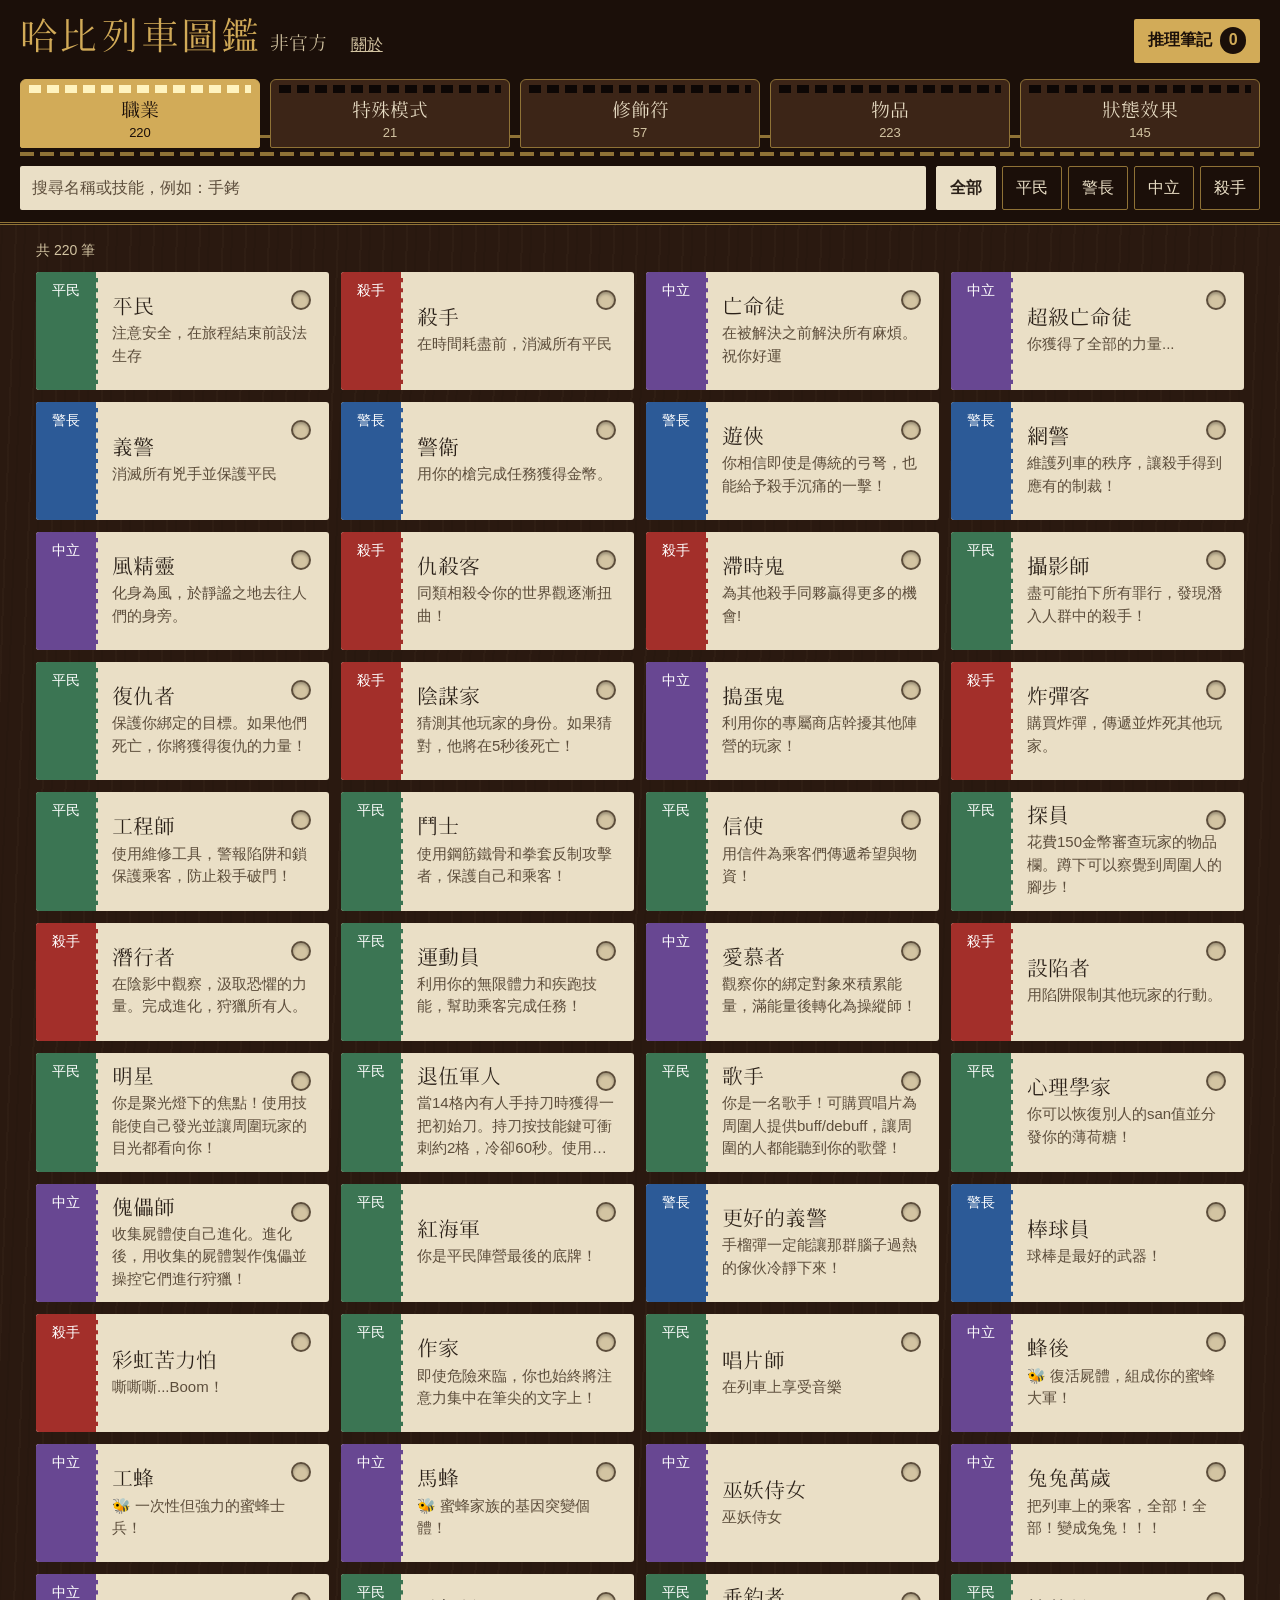
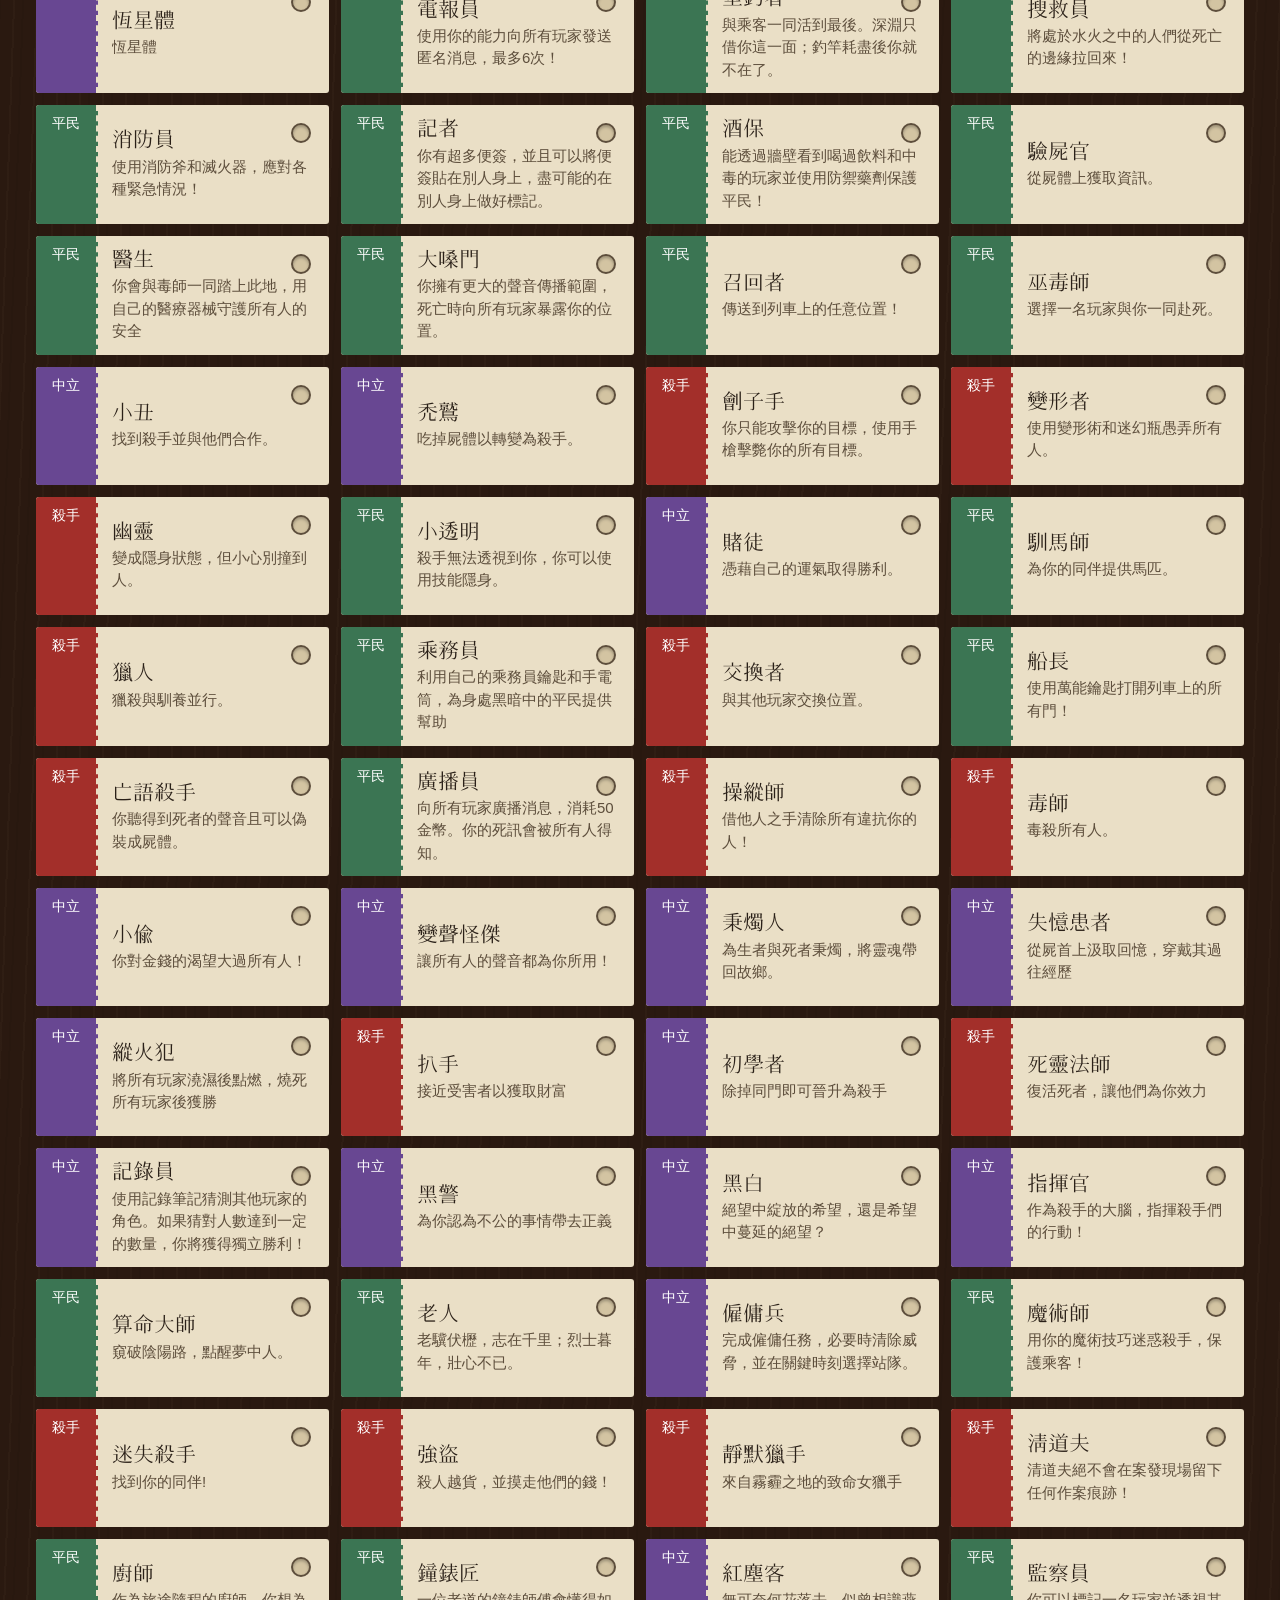
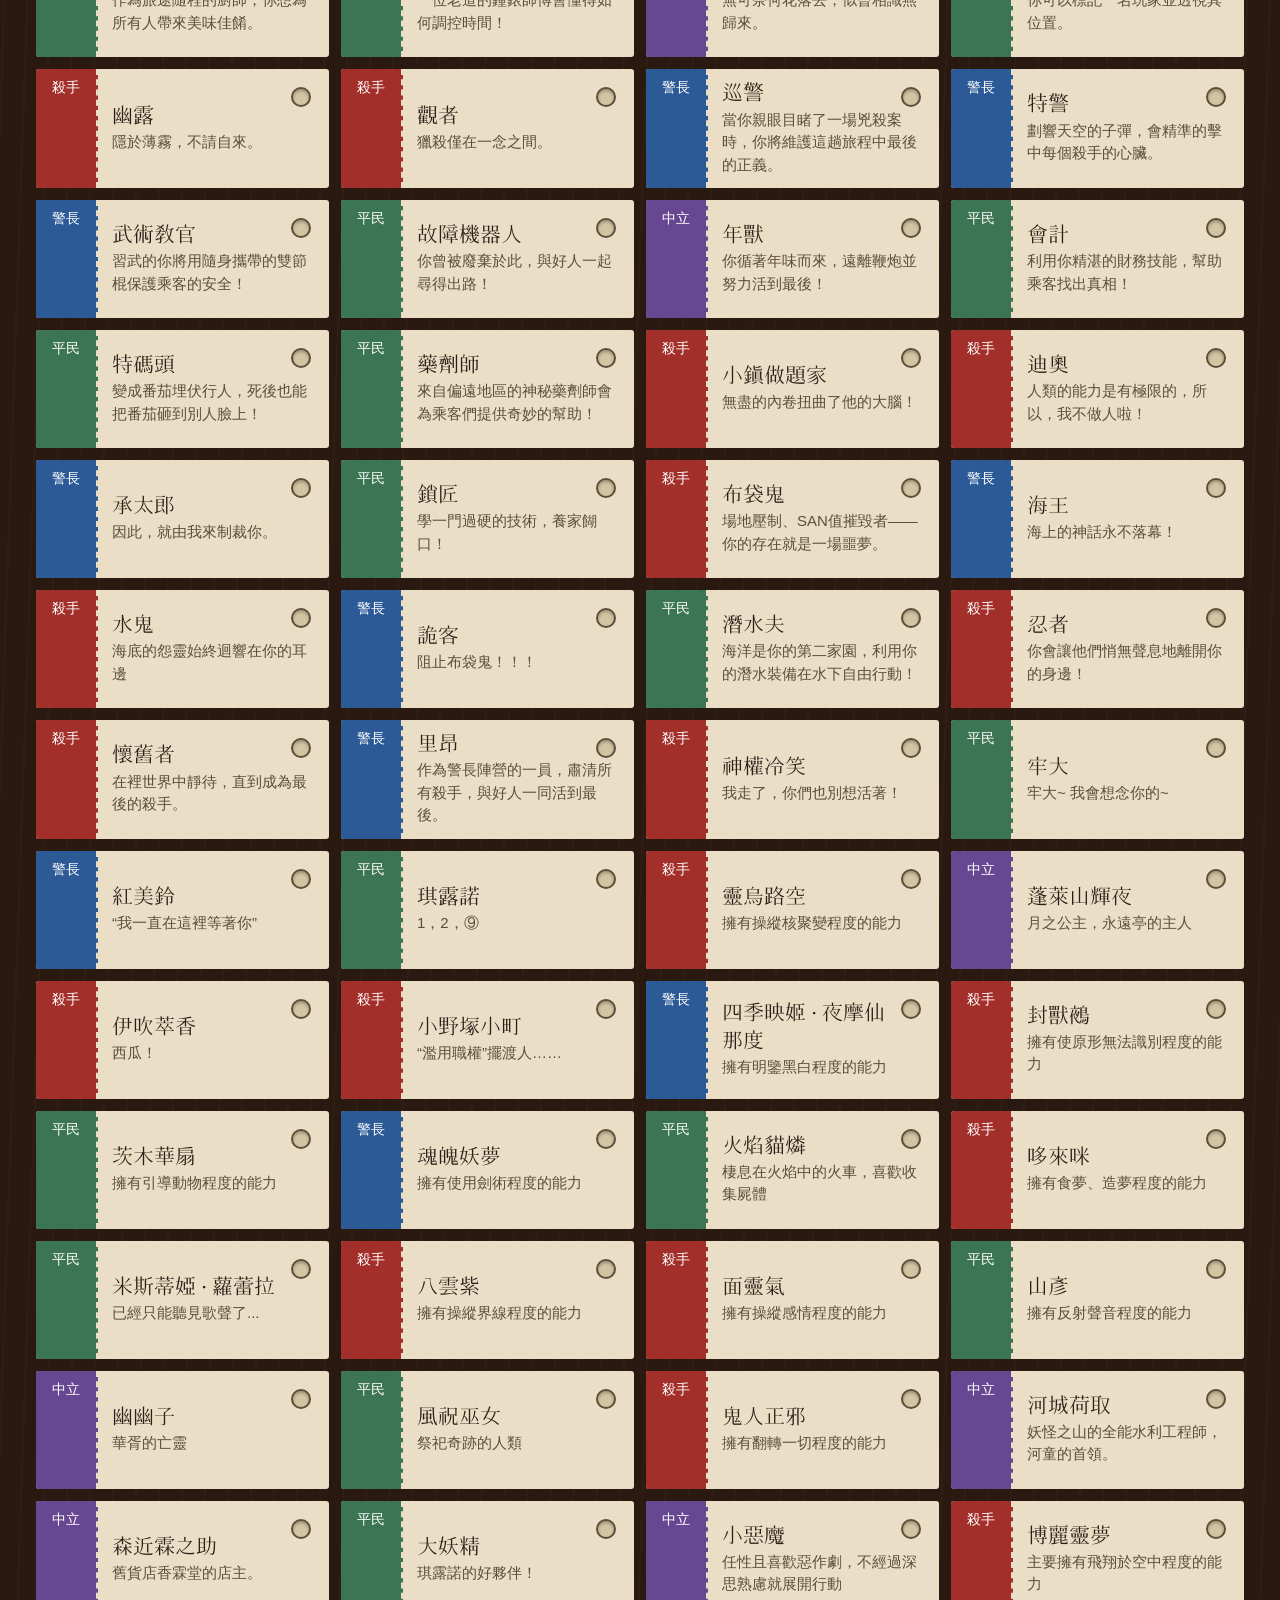
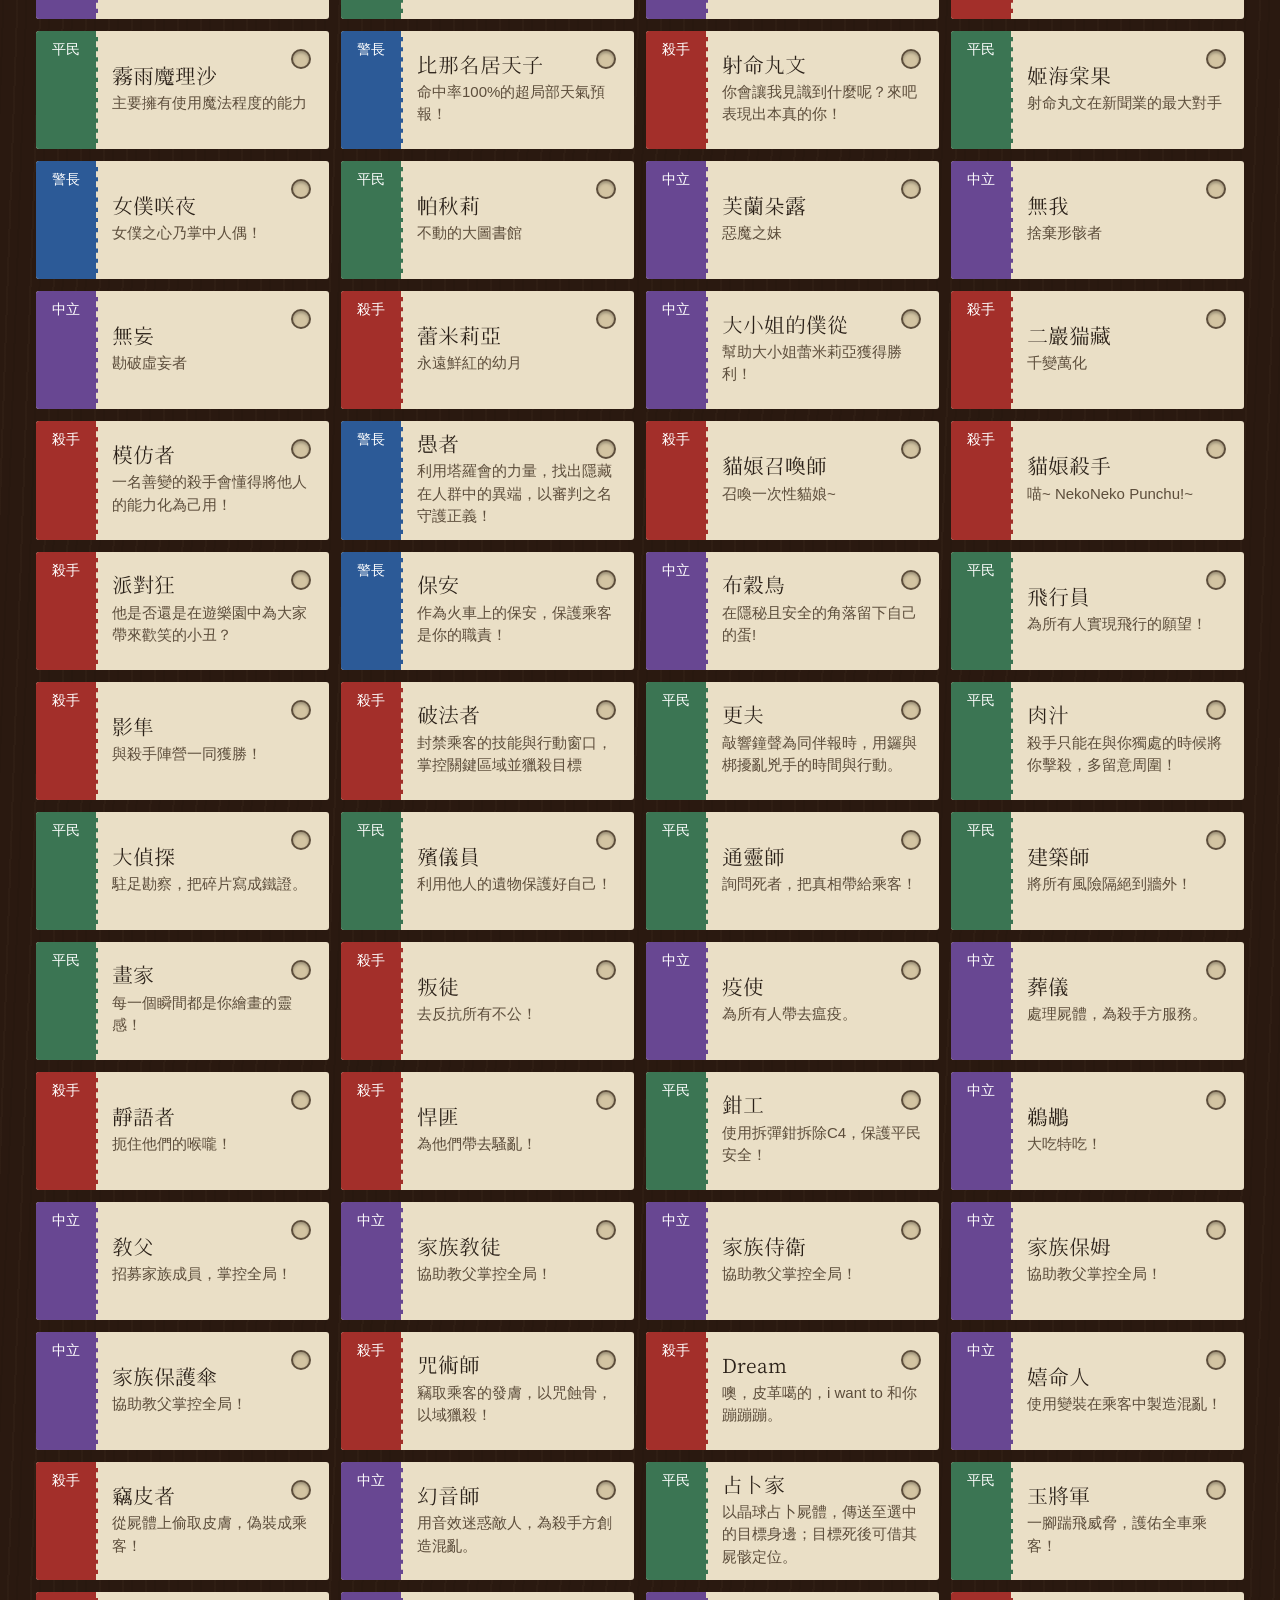
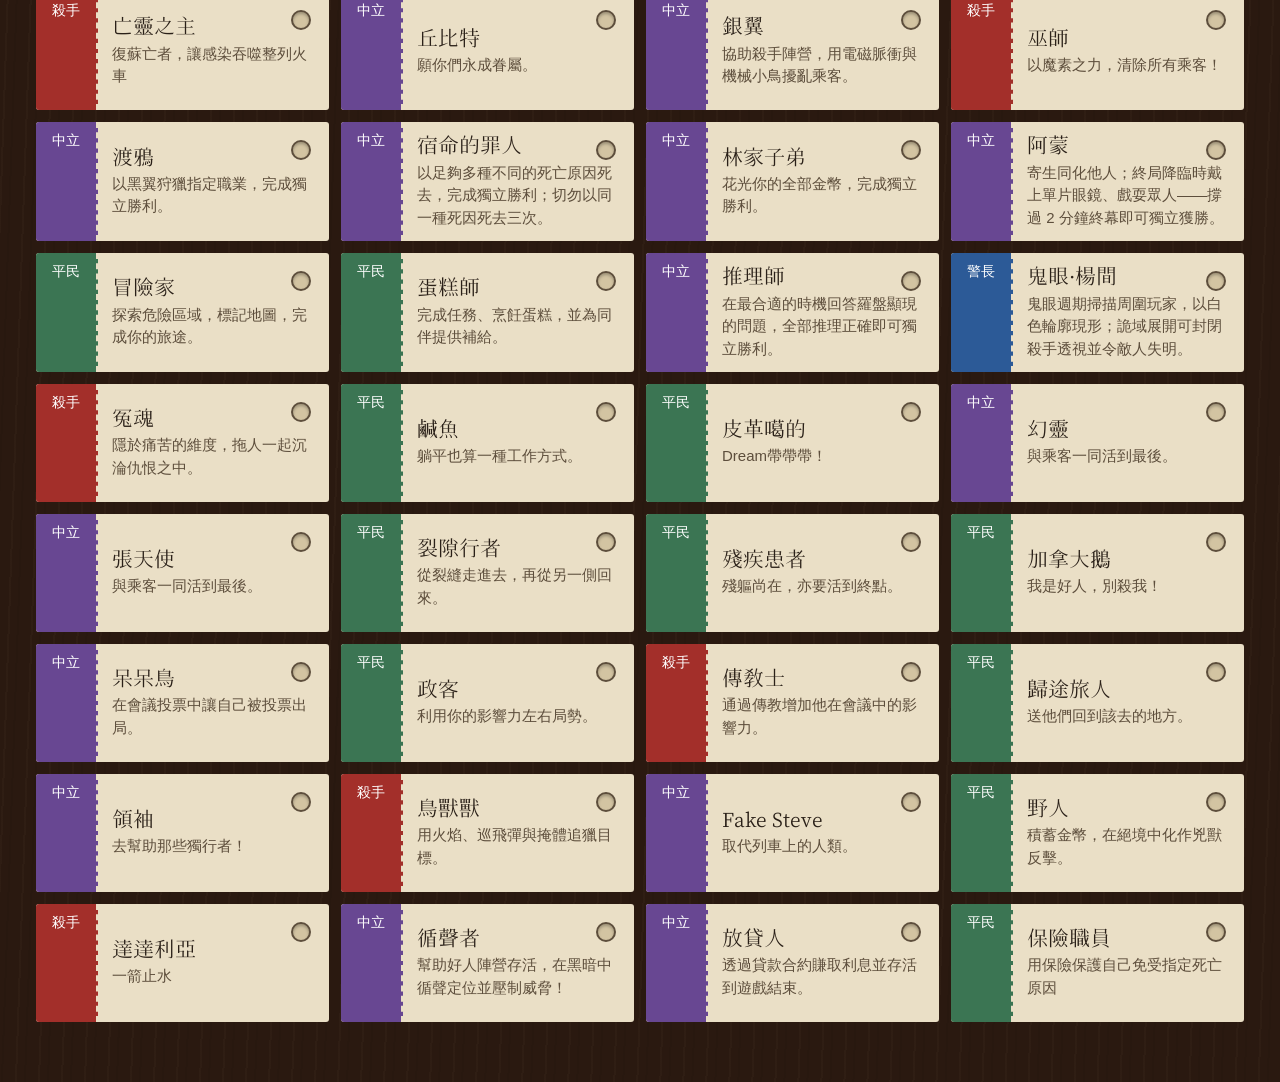
<file: index.html>
<!doctype html>
<html lang="zh-Hant">
<head>
<meta charset="utf-8">
<meta name="viewport" content="width=device-width, initial-scale=1">
<title>哈比列車圖鑑</title>
<link rel="stylesheet" href="style.css">
</head>
<body>
<button class="wiki-toggle" id="wikiToggle" type="button" hidden>圖鑑</button>
<div class="panel" id="panel">
<header class="top">
  <div class="masthead">
    <h1>哈比列車圖鑑<small>非官方</small></h1>
    <button class="about-open" id="about" type="button">關於</button>
    <button class="notes-open" id="notesOpen" type="button"><em class="notes-prefix">推理</em>筆記 <span id="notesCount">0</span></button>
  </div>
  <nav class="train" id="train" aria-label="資料分類"></nav>
  <div class="filters">
    <label class="search">
      <span class="sr">搜尋</span>
      <input id="search" type="search" placeholder="搜尋名稱或技能，例如：手銬" autocomplete="off">
    </label>
    <div class="factions" id="factions" role="group" aria-label="依陣營篩選"></div>
  </div>
</header>

<main>
  <p class="result-count" id="resultCount" aria-live="polite"></p>
  <div class="tickets" id="tickets"></div>
  <div class="empty" id="empty" hidden>
    <p>找不到符合的項目。</p>
    <button type="button" id="clearFilters">清除搜尋與篩選</button>
  </div>
</main>

<dialog class="detail" id="detail" aria-labelledby="detailName"></dialog>
<dialog class="notes" id="notes" aria-labelledby="notesTitle"></dialog>
</div>

<script src="data.js"></script>
<script src="app.js"></script>
</body>
</html>
</file>
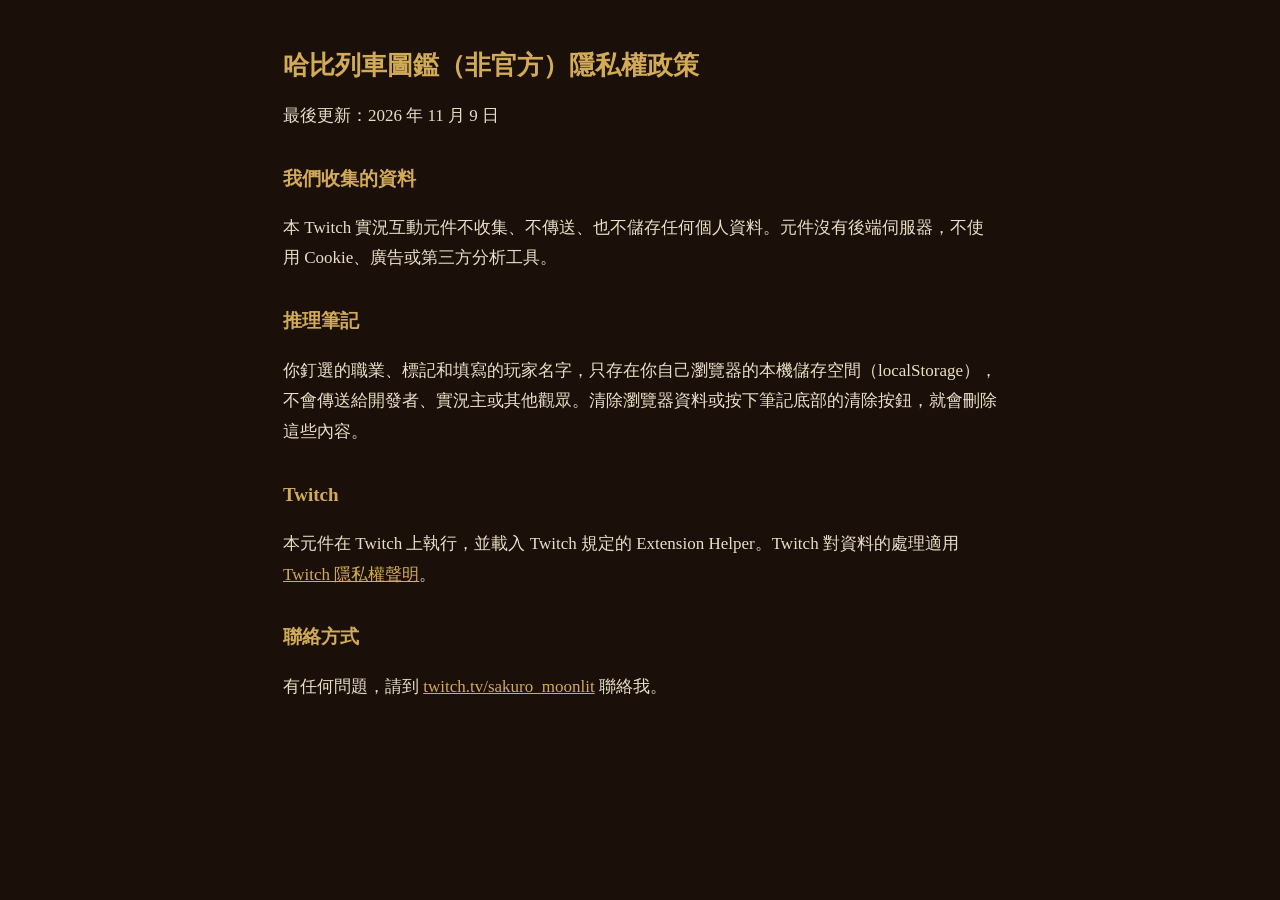
<file: privacy.html>
<!doctype html>
<html lang="zh-Hant">
<head>
<meta charset="utf-8">
<meta name="viewport" content="width=device-width, initial-scale=1">
<title>隱私權政策｜哈比列車圖鑑（非官方）</title>
<style>
body { max-width: 42em; margin: 0 auto; padding: 32px 16px; background: #1b0f09; color: #eadfc6; font: 17px/1.8 serif; }
h1 { color: #d2ab58; font-size: 26px; line-height: 1.3; }
h2 { color: #d2ab58; font-size: 19px; margin-top: 1.6em; }
a { color: #d2ab58; }
</style>
</head>
<body>
<h1>哈比列車圖鑑（非官方）隱私權政策</h1>
<p>最後更新：2026 年 11 月 9 日</p>

<h2>我們收集的資料</h2>
<p>本 Twitch 實況互動元件不收集、不傳送、也不儲存任何個人資料。元件沒有後端伺服器，不使用 Cookie、廣告或第三方分析工具。</p>

<h2>推理筆記</h2>
<p>你釘選的職業、標記和填寫的玩家名字，只存在你自己瀏覽器的本機儲存空間（localStorage），不會傳送給開發者、實況主或其他觀眾。清除瀏覽器資料或按下筆記底部的清除按鈕，就會刪除這些內容。</p>

<h2>Twitch</h2>
<p>本元件在 Twitch 上執行，並載入 Twitch 規定的 Extension Helper。Twitch 對資料的處理適用 <a href="https://www.twitch.tv/p/legal/privacy-notice/">Twitch 隱私權聲明</a>。</p>

<h2>聯絡方式</h2>
<p>有任何問題，請到 <a href="https://www.twitch.tv/sakuro_moonlit">twitch.tv/sakuro_moonlit</a> 聯絡我。</p>
</body>
</html>
</file>
<file: style.css>
@font-face {
  font-family: "Cactus Classical Serif";
  src: url("fonts/cactus-subset.woff2") format("woff2");
  font-display: swap;
}

:root {
  --walnut: #2a1910;
  --walnut-deep: #1b0f09;
  --walnut-lift: #3c2517;
  --brass: #d2ab58;
  --brass-dim: #8f7236;
  --paper: #eadfc6;
  --paper-edge: #d3c4a2;
  --ink: #2a2018;
  --ink-soft: #5d4e3c;
  --civilian: #3b7553;
  --sheriff: #2c5a97;
  --neutral: #684792;
  --killer: #a32f2a;
  --modifier: #7a5a1e;
  --other: #55524a;
  --display: "Cactus Classical Serif", "Noto Serif TC", serif;
  --body: "Microsoft JhengHei", "PingFang TC", "Noto Sans CJK TC", sans-serif;
}

* { box-sizing: border-box; }
html { background: var(--walnut-deep); }
body {
  margin: 0;
  color: var(--paper);
  font: 16px/1.65 var(--body);
  background:
    repeating-linear-gradient(92deg, rgb(255 220 170 / .025) 0 2px, transparent 2px 9px, rgb(0 0 0 / .06) 9px 11px, transparent 11px 23px),
    var(--walnut);
  min-height: 100vh;
}
button, input { font: inherit; color: inherit; }
button { cursor: pointer; }
:focus-visible { outline: 3px solid var(--brass); outline-offset: 2px; }
.sr { position: absolute; width: 1px; height: 1px; overflow: hidden; clip-path: inset(50%); }

.top {
  position: sticky;
  top: 0;
  z-index: 5;
  padding: 14px 16px 12px;
  background: var(--walnut-deep);
  border-bottom: 3px double var(--brass-dim);
}
.masthead { display: flex; align-items: baseline; gap: 14px; max-width: 1240px; margin: 0 auto; }
h1 { margin: 0; font: 400 clamp(26px, 4vw, 38px)/1.15 var(--display); color: var(--brass); letter-spacing: .06em; }
h1 small { margin-left: 8px; font-size: .5em; color: var(--paper-edge); letter-spacing: 0; }
.about-open { min-height: 44px; padding: 4px 10px; background: none; border: 0; color: var(--paper-edge); text-decoration: underline; flex: none; }
.band-civilian { --band: var(--civilian); }
.band-sheriff { --band: var(--sheriff); }
.band-neutral { --band: var(--neutral); }
.band-killer { --band: var(--killer); }
.band-modifier { --band: var(--modifier); }
.band-other { --band: var(--other); }
.band-plain { --band: var(--walnut-lift); }
.wiki-toggle[hidden], .panel[hidden] { display: none; }
.notes-open {
  margin-left: auto;
  align-self: center;
  flex: none;
  min-height: 44px;
  padding: 6px 14px;
  background: var(--brass);
  color: var(--walnut-deep);
  border: 0;
  border-radius: 2px;
  font-weight: 700;
}
.notes-prefix { font-style: normal; }
.notes-open span { display: inline-block; min-width: 1.6em; margin-left: 4px; background: var(--walnut-deep); color: var(--brass); border-radius: 99px; text-align: center; }

/* 分頁做成一列車廂：亮窗的那節就是目前位置 */
.train {
  position: relative;
  display: flex;
  gap: 10px;
  max-width: 1240px;
  margin: 12px auto 0;
  padding-bottom: 8px;
}
.train::after {
  content: "";
  position: absolute;
  inset: auto 0 0;
  height: 4px;
  background: repeating-linear-gradient(90deg, var(--brass-dim) 0 14px, transparent 14px 20px);
}
.car {
  position: relative;
  flex: 1 1 0;
  min-width: 0;
  padding: 18px 4px 5px;
  background: var(--walnut-lift);
  color: var(--paper);
  border: 1px solid var(--brass-dim);
  border-radius: 6px 6px 2px 2px;
  text-align: center;
  line-height: 1.25;
}
.car::before {
  content: "";
  position: absolute;
  inset: 5px 8px auto;
  height: 8px;
  background: repeating-linear-gradient(90deg, #0d0705 0 12px, transparent 12px 18px);
}
.car + .car::after {
  content: "";
  position: absolute;
  left: -11px;
  bottom: 9px;
  width: 10px;
  height: 3px;
  background: var(--brass-dim);
}
.car b { display: block; font: 400 clamp(15px, 2vw, 19px)/1.25 var(--display); white-space: nowrap; }
.car small { font-size: 13px; color: var(--paper-edge); }
.car[aria-current="true"] { background: var(--brass); color: var(--walnut-deep); border-color: var(--brass); }
.car[aria-current="true"] small { color: var(--walnut-deep); }
.car[aria-current="true"]::before { background: repeating-linear-gradient(90deg, #fff3bf 0 12px, transparent 12px 18px); }

.filters { display: flex; flex-wrap: wrap; gap: 10px; align-items: center; max-width: 1240px; margin: 10px auto 0; }
.search { flex: 1 1 280px; }
.search input {
  width: 100%;
  min-height: 44px;
  padding: 6px 12px;
  background: var(--paper);
  color: var(--ink);
  border: 0;
  border-radius: 2px;
}
.search input::placeholder { color: var(--ink-soft); }
.factions { display: flex; flex-wrap: wrap; gap: 6px; }
.factions[hidden] { display: none; }
.factions button {
  min-height: 44px;
  padding: 4px 13px;
  background: transparent;
  color: var(--paper);
  border: 1px solid var(--brass-dim);
  border-radius: 2px;
}
.factions button[aria-pressed="true"] { background: var(--paper); color: var(--ink); border-color: var(--paper); font-weight: 700; }

main { max-width: 1240px; margin: 0 auto; padding: 14px 16px 60px; }
.result-count { margin: 0 0 10px; font-size: 14px; color: var(--paper-edge); }
.tickets { display: grid; grid-template-columns: repeat(auto-fill, minmax(min(100%, 290px), 1fr)); gap: 12px; }

.ticket {
  position: relative;
  display: grid;
  grid-template-columns: 62px 1fr;
  min-height: 118px;
  background: var(--paper);
  color: var(--ink);
  border-radius: 3px;
}
.stub {
  position: relative;
  display: flex;
  flex-direction: column;
  align-items: center;
  justify-content: space-between;
  padding: 10px 4px;
  background: var(--band);
  color: #fff;
  border-right: 2px dashed var(--paper);
  border-radius: 3px 0 0 3px;
  text-align: center;
  font-size: 14px;
  line-height: 1.2;
}
.stub img, .icon-blank { width: 40px; height: 40px; }
img.pixel { image-rendering: pixelated; object-fit: cover; object-position: top; }
.icon-blank { display: grid; place-items: center; font: 22px var(--display); }
.ticket-open {
  display: block;
  padding: 10px 14px 12px;
  background: none;
  border: 0;
  text-align: left;
  color: inherit;
  min-width: 0;
}
.ticket-open::after { content: ""; position: absolute; inset: 0; }
.ticket-open h2 { margin: 0 34px 2px 0; font: 400 21px/1.3 var(--display); }
.ticket-open p {
  margin: 0;
  font-size: 15px;
  line-height: 1.5;
  color: var(--ink-soft);
  display: -webkit-box;
  -webkit-box-orient: vertical;
  -webkit-line-clamp: 3;
  overflow: hidden;
}
.ticket-open .player { display: block; font-size: 14px; font-weight: 700; color: var(--ink); }

/* 打孔鈕：沒釘是空心孔，釘了是實心 */
.punch {
  position: absolute;
  top: 6px;
  right: 6px;
  z-index: 1;
  width: 44px;
  height: 44px;
  padding: 0;
  background: none;
  border: 0;
  display: grid;
  place-items: center;
}
.punch i { width: 20px; height: 20px; border-radius: 50%; border: 2px solid var(--ink-soft); background: var(--paper-edge); box-shadow: inset 0 2px 3px rgb(0 0 0 / .25); }
.punch[aria-pressed="true"] i { background: var(--walnut-deep); border-color: var(--walnut-deep); }

.stamp {
  position: absolute;
  right: 12px;
  bottom: 10px;
  padding: 1px 9px;
  border: 3px double currentColor;
  border-radius: 4px;
  font: 18px/1.3 var(--display);
  transform: rotate(-8deg);
  background: rgb(234 223 198 / .85);
  pointer-events: none;
}
.st-suspect { color: #b3352c; }
.st-confirm { color: #24663f; }
.st-exclude { color: #5b564b; }
.ticket.is-excluded { opacity: .62; }

.empty { padding: 48px 16px; text-align: center; }
.empty button, .text-btn {
  min-height: 44px;
  padding: 6px 16px;
  background: transparent;
  color: var(--brass);
  border: 1px solid var(--brass-dim);
  border-radius: 2px;
}

dialog { padding: 0; border: 0; color: var(--ink); }
dialog::backdrop { background: rgb(10 5 2 / .72); }

.detail {
  width: min(680px, calc(100vw - 32px));
  max-height: calc(100dvh - 48px);
  background: var(--paper);
  border-radius: 4px;
}
.detail-head {
  position: sticky;
  top: 0;
  z-index: 1;
  display: flex;
  align-items: center;
  gap: 12px;
  padding: 12px 12px 12px 18px;
  background: var(--band);
  color: #fff;
  border-bottom: 2px dashed var(--paper);
}
.detail-head img, .detail-head .icon-blank { width: 48px; height: 48px; flex: none; }
.detail-head h2 { margin: 0; font: 400 28px/1.25 var(--display); }
.detail-head p { margin: 0; font-size: 15px; }
.detail-head .grow { flex: 1; min-width: 0; }
.head-btn { min-width: 44px; min-height: 44px; padding: 4px 10px; background: rgb(0 0 0 / .22); color: #fff; border: 0; border-radius: 2px; flex: none; }
.detail-body { padding: 16px 20px 22px; }
.goal { margin: 0 0 14px; padding-left: 12px; border-left: 3px solid var(--band); font-weight: 500; }
.detail-body > p { margin: 0 0 8px; max-width: 62ch; }
.detail-body h3 { margin: 18px 0 8px; font: 400 19px/1.3 var(--display); }
.chips { display: flex; flex-wrap: wrap; gap: 8px; }
.chip {
  display: inline-flex;
  align-items: center;
  gap: 6px;
  min-height: 44px;
  padding: 4px 12px 4px 6px;
  background: #f5ecd8;
  color: var(--ink);
  border: 1px solid var(--paper-edge);
  border-radius: 2px;
}
.chip img { width: 28px; height: 28px; }
.chip.plain { padding-left: 12px; }

.status-row { display: flex; flex-wrap: wrap; gap: 6px; }
.status-row button {
  min-height: 44px;
  padding: 4px 14px;
  background: transparent;
  color: var(--ink);
  border: 1px solid var(--ink-soft);
  border-radius: 2px;
}
.status-row button[aria-pressed="true"] { background: var(--ink); color: var(--paper); border-color: var(--ink); font-weight: 700; }
.player-input {
  width: 100%;
  min-height: 44px;
  margin-top: 8px;
  padding: 6px 10px;
  background: #fbf5e7;
  color: var(--ink);
  border: 1px solid var(--ink-soft);
  border-radius: 2px;
}
.pin-action {
  min-height: 44px;
  padding: 6px 16px;
  background: var(--ink);
  color: var(--paper);
  border: 0;
  border-radius: 2px;
}
.unpin { margin-top: 8px; background: none; border: 0; min-height: 44px; padding: 0; color: var(--ink-soft); text-decoration: underline; }

.notes {
  width: min(430px, 100vw);
  height: 100dvh;
  max-height: 100dvh;
  margin: 0 0 0 auto;
  background: var(--walnut);
  color: var(--paper);
}
.notes[open] { display: flex; flex-direction: column; }
.notes-head { display: flex; align-items: center; justify-content: space-between; padding: 12px 12px 12px 16px; border-bottom: 3px double var(--brass-dim); }
.notes-head h2 { margin: 0; font: 400 25px/1.3 var(--display); color: var(--brass); }
.notes-list { flex: 1; overflow-y: auto; padding: 12px; display: grid; gap: 10px; align-content: start; }
.notes-empty { padding: 24px 8px; }
.note { padding: 8px 12px 12px; background: var(--paper); color: var(--ink); border-left: 8px solid var(--band); border-radius: 2px; }
.note-name { display: flex; align-items: center; justify-content: space-between; gap: 8px; }
.note-name button:first-child { min-height: 44px; padding: 0; background: none; border: 0; font: 400 21px/1.3 var(--display); text-align: left; }
.note-remove { min-width: 44px; min-height: 44px; background: none; border: 0; color: var(--ink-soft); }
.notes-foot { padding: 12px 16px; border-top: 1px solid var(--brass-dim); }
.notes-foot button { width: 100%; }
.notes-foot button.armed { background: var(--killer); color: #fff; border-color: var(--killer); }

@media (max-width: 640px) {
  .top { padding: 10px 16px 10px; }
  .train { gap: 6px; }
  .car { padding: 15px 1px 4px; }
  .car + .car::after { left: -7px; width: 6px; }
  .factions { flex-wrap: nowrap; overflow-x: auto; width: 100%; }
  .factions button { flex: none; }
  .search { flex-basis: 100%; }
  /* 手機上篩選列不跟著固定，留空間給內容 */
  .top { position: static; }
  .detail { width: 100vw; max-width: 100vw; max-height: 92dvh; margin: auto 0 0; border-radius: 8px 8px 0 0; }
}

@media (prefers-reduced-motion: no-preference) {
  .detail[open] { animation: slip .18s ease-out; }
  @keyframes slip { from { transform: translateY(14px); opacity: 0; } }
}
</file>
